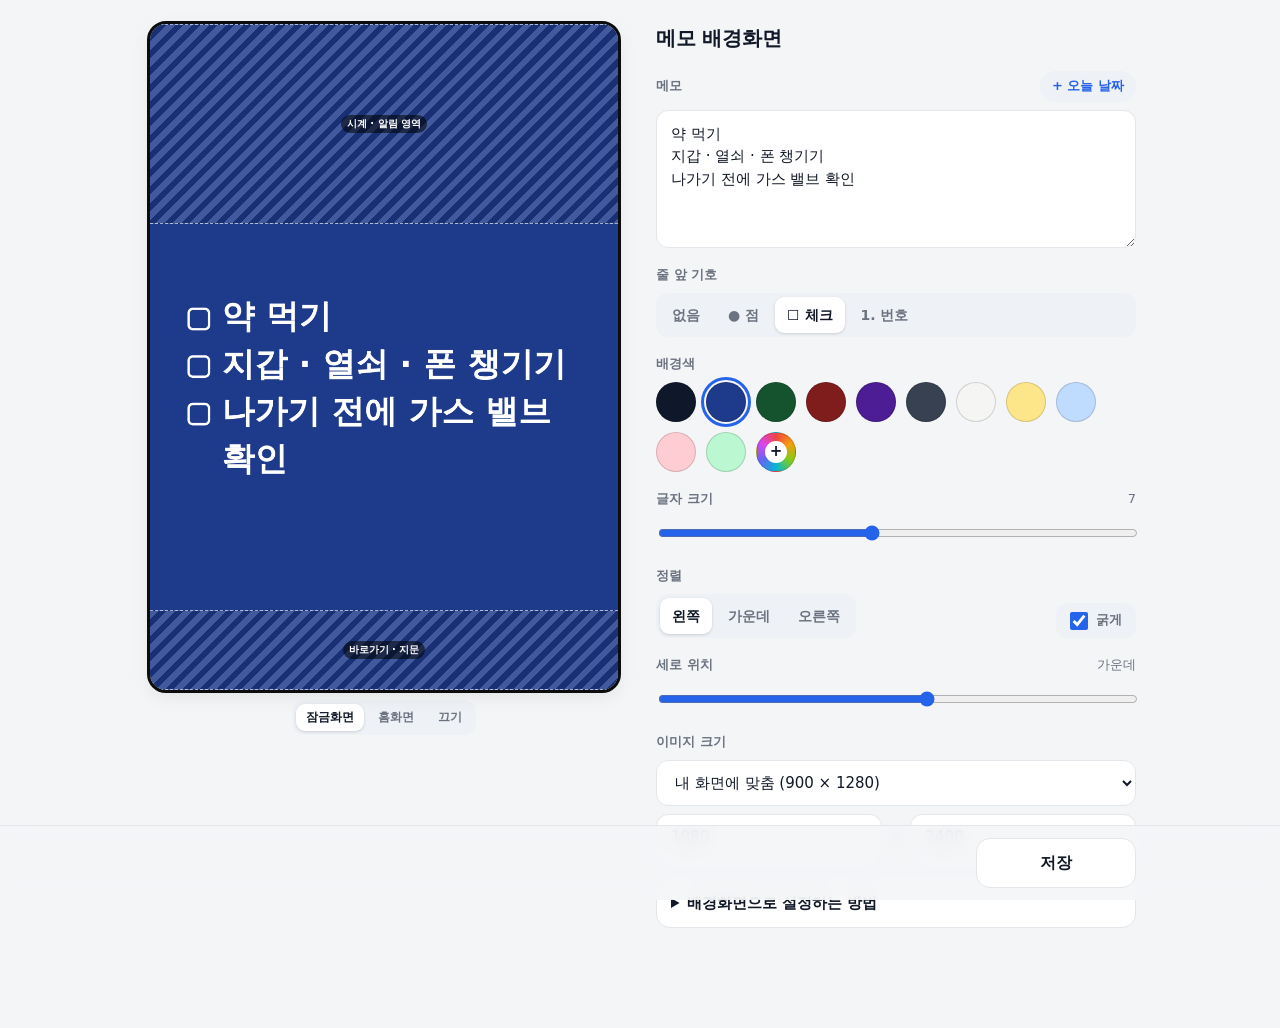
<file: index.html>
<!doctype html>
<html lang="ko">
<head>
  <meta charset="utf-8">
  <meta name="viewport" content="width=device-width, initial-scale=1, viewport-fit=cover">
  <meta name="theme-color" content="#1e3a8a">
  <meta name="description" content="단색 배경에 메모를 적어 배경화면 이미지로 만드는 앱">
  <title>메모 배경화면</title>
  <link rel="manifest" href="manifest.webmanifest">
  <link rel="icon" href="icons/icon.svg" type="image/svg+xml">
  <link rel="apple-touch-icon" href="icons/icon-192.png">
  <link rel="stylesheet" href="style.css">
</head>
<body>
  <main class="layout">
    <!-- 미리보기 -->
    <section class="preview-pane" aria-label="미리보기">
      <div class="phone" id="phone">
        <canvas id="canvas" aria-label="배경화면 미리보기"></canvas>
        <div class="zone" id="zoneTop" hidden><span id="zoneTopLabel"></span></div>
        <div class="zone" id="zoneBottom" hidden><span id="zoneBottomLabel"></span></div>
      </div>
      <div class="preview-meta">
        <div class="seg seg-sm" role="radiogroup" aria-label="가림 영역 표시">
          <label><input type="radio" name="guide" value="lock"><span>잠금화면</span></label>
          <label><input type="radio" name="guide" value="home"><span>홈화면</span></label>
          <label><input type="radio" name="guide" value="none"><span>끄기</span></label>
        </div>
        <p class="warn" id="overlapWarn" hidden></p>
      </div>
    </section>

    <!-- 설정 -->
    <section class="controls" aria-label="설정">
      <h1 class="title">메모 배경화면</h1>

      <div class="field">
        <div class="field-head">
          <label for="text">메모</label>
          <button type="button" class="chip-btn" id="insertDate">+ 오늘 날짜</button>
        </div>
        <textarea id="text" rows="5" placeholder="한 줄에 하나씩 적어보세요&#10;예) 약 먹기"></textarea>
      </div>

      <div class="field">
        <span class="label">줄 앞 기호</span>
        <div class="seg" role="radiogroup" aria-label="줄 앞 기호">
          <label><input type="radio" name="prefix" value="none"><span>없음</span></label>
          <label><input type="radio" name="prefix" value="dot"><span>● 점</span></label>
          <label><input type="radio" name="prefix" value="check"><span>☐ 체크</span></label>
          <label><input type="radio" name="prefix" value="num"><span>1. 번호</span></label>
        </div>
      </div>

      <div class="field">
        <span class="label">배경색</span>
        <div class="swatches" id="swatches">
          <label class="swatch swatch-custom" title="직접 고르기">
            <input type="color" id="customColor" aria-label="배경색 직접 고르기">
            <span aria-hidden="true">+</span>
          </label>
        </div>
      </div>

      <div class="field">
        <div class="field-head">
          <label for="size">글자 크기</label>
          <output id="sizeOut"></output>
        </div>
        <input type="range" id="size" min="3" max="12" step="0.5">
      </div>

      <div class="field row">
        <div>
          <span class="label">정렬</span>
          <div class="seg" role="radiogroup" aria-label="정렬">
            <label><input type="radio" name="align" value="left"><span>왼쪽</span></label>
            <label><input type="radio" name="align" value="center"><span>가운데</span></label>
            <label><input type="radio" name="align" value="right"><span>오른쪽</span></label>
          </div>
        </div>
        <label class="toggle">
          <input type="checkbox" id="bold">
          <span>굵게</span>
        </label>
      </div>

      <div class="field">
        <div class="field-head">
          <label for="pos">세로 위치</label>
          <output id="posOut"></output>
        </div>
        <input type="range" id="pos" min="10" max="90" step="1">
      </div>

      <div class="field">
        <label for="res" class="label">이미지 크기</label>
        <select id="res">
          <option value="auto" id="resAutoOpt">내 화면에 맞춤</option>
          <option value="1080x2400">1080 × 2400 (FHD+ 20:9)</option>
          <option value="1080x2340">1080 × 2340 (FHD+ 19.5:9)</option>
          <option value="1440x3200">1440 × 3200 (QHD+ 20:9)</option>
          <option value="1440x3120">1440 × 3120 (QHD+ 19.5:9)</option>
          <option value="720x1600">720 × 1600 (HD+)</option>
          <option value="custom">직접 입력</option>
        </select>
        <div class="custom-res" id="customRes" hidden>
          <input type="number" id="customW" min="320" max="4096" inputmode="numeric" aria-label="가로 픽셀">
          <span>×</span>
          <input type="number" id="customH" min="320" max="4096" inputmode="numeric" aria-label="세로 픽셀">
        </div>
      </div>

      <details class="help">
        <summary>배경화면으로 설정하는 방법</summary>
        <ol>
          <li><b>공유</b> 버튼을 누르고 <b>Google 포토</b>나 <b>갤러리</b>를 고르거나, <b>저장</b>을 눌러 이미지를 받아요.</li>
          <li>갤러리나 포토에서 그 이미지를 열고 <b>⋮ → 배경화면으로 설정</b>(또는 <b>다른 앱으로 열기 → 배경화면</b>)을 눌러요.</li>
          <li>잠금화면이나 홈화면을 고르면 끝이에요.</li>
        </ol>
      </details>
    </section>
  </main>

  <div class="action-bar">
    <button type="button" class="btn btn-secondary" id="saveBtn">저장</button>
    <button type="button" class="btn btn-primary" id="shareBtn" hidden>공유 · 배경화면 설정</button>
  </div>

  <div class="toast" id="toast" role="status" aria-live="polite"></div>

  <script src="app.js"></script>
</body>
</html>
</file>
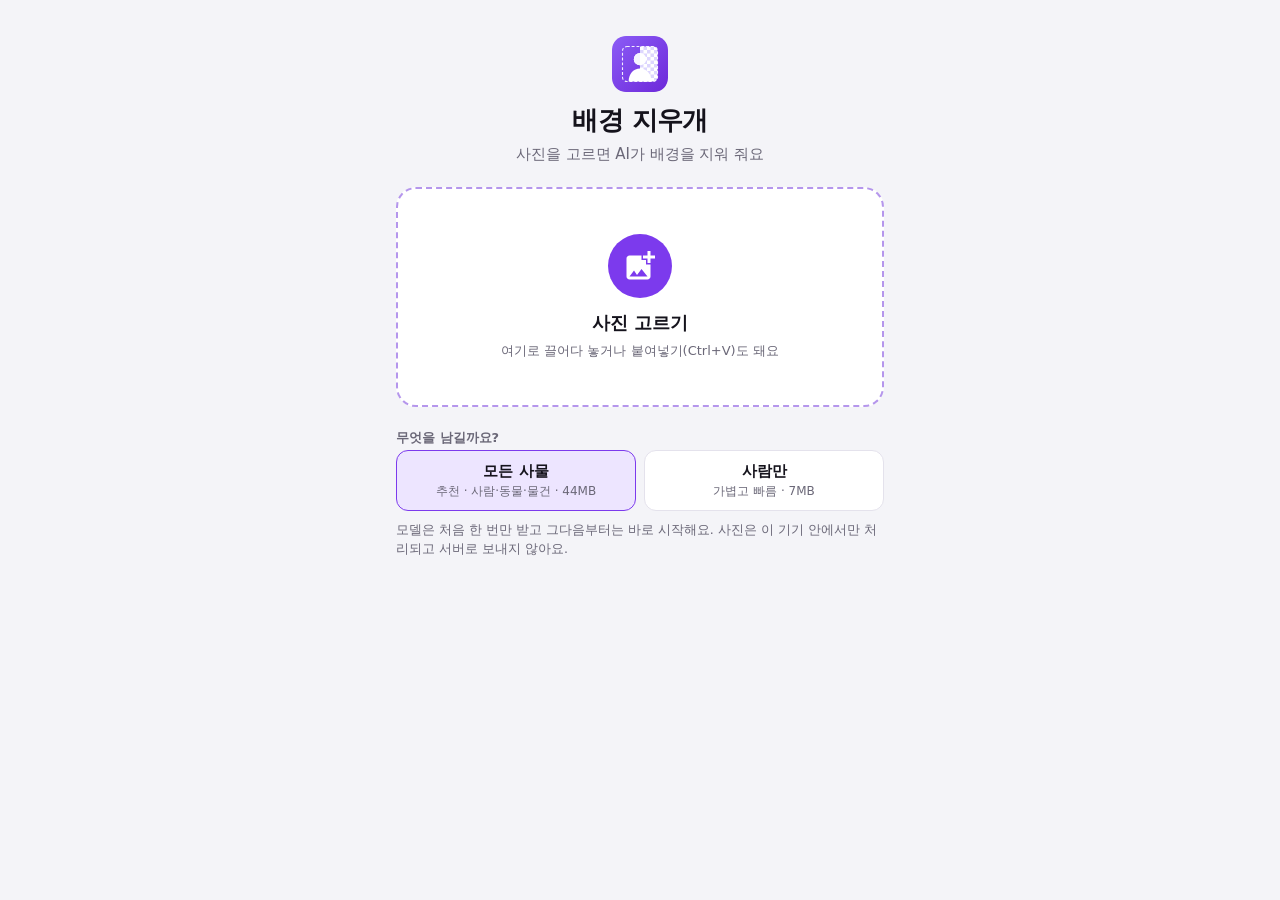
<file: bg-remover/index.html>
<!doctype html>
<html lang="ko">
<head>
  <meta charset="utf-8">
  <meta name="viewport" content="width=device-width, initial-scale=1, viewport-fit=cover">
  <meta name="theme-color" content="#7c3aed">
  <meta name="description" content="사진의 배경을 지워 투명 PNG로 저장하는 앱. 사진은 기기 밖으로 나가지 않아요.">
  <title>배경 지우개</title>
  <link rel="manifest" href="manifest.webmanifest">
  <link rel="icon" href="icons/icon.svg" type="image/svg+xml">
  <link rel="apple-touch-icon" href="icons/icon-192.png">
  <link rel="stylesheet" href="style.css">
</head>
<body>
  <main class="app" id="app" data-state="empty">
    <!-- ===== 시작 화면 ===== -->
    <section class="start" id="start">
      <div class="brand">
        <img src="icons/icon.svg" alt="" width="56" height="56">
        <h1>배경 지우개</h1>
        <p class="sub">사진을 고르면 AI가 배경을 지워 줘요</p>
      </div>

      <label class="drop" id="drop" for="file">
        <span class="drop-icon" aria-hidden="true">
          <svg viewBox="0 0 24 24" width="36" height="36"><path fill="currentColor" d="M19 7v2.99s-1.99.01-2 0V7h-3s.01-1.99 0-2h3V2h2v3h3v2h-3zm-3 4V8h-3V5H5c-1.1 0-2 .9-2 2v12c0 1.1.9 2 2 2h12c1.1 0 2-.9 2-2v-8h-3zM5 19l3-4 2 3 3-4 4 5H5z"/></svg>
        </span>
        <span class="drop-title">사진 고르기</span>
        <span class="drop-hint" id="dropHint">여기로 끌어다 놓거나 붙여넣기(Ctrl+V)도 돼요</span>
      </label>
      <input type="file" id="file" accept="image/*" hidden>

      <fieldset class="field">
        <legend class="label">무엇을 남길까요?</legend>
        <div class="seg" role="radiogroup" id="modelSeg">
          <label><input type="radio" name="model" value="general" checked><span><b>모든 사물</b><small>추천 · 사람·동물·물건 · 44MB</small></span></label>
          <label><input type="radio" name="model" value="portrait"><span><b>사람만</b><small>가볍고 빠름 · 7MB</small></span></label>
        </div>
        <p class="note">모델은 처음 한 번만 받고 그다음부터는 바로 시작해요. 사진은 이 기기 안에서만 처리되고 서버로 보내지 않아요.</p>
      </fieldset>
    </section>

    <!-- ===== 편집 화면 ===== -->
    <section class="editor" id="editor">
      <div class="stage-wrap">
        <div class="stage" id="stage" data-bg="transparent">
          <canvas id="view"></canvas>
          <div class="cursor" id="cursor" hidden></div>
          <div class="busy" id="busy" hidden>
            <div class="busy-card">
              <div class="spinner" aria-hidden="true"></div>
              <p id="busyText">배경을 찾는 중…</p>
              <div class="bar" id="bar" hidden><i id="barFill"></i></div>
              <p class="busy-sub" id="busySub"></p>
            </div>
          </div>
          <button class="peek" id="peek" type="button" title="누르고 있으면 원본을 보여줘요">원본</button>
          <button class="fit" id="fit" type="button" title="화면에 맞추기" hidden>맞추기</button>
        </div>
      </div>

      <div class="panel">
        <div class="field">
          <span class="label">인식 모델</span>
          <div class="seg compact" role="radiogroup" id="modelSeg2">
            <label><input type="radio" name="model2" value="general" checked><span><b>모든 사물</b></span></label>
            <label><input type="radio" name="model2" value="portrait"><span><b>사람만</b></span></label>
          </div>
        </div>

        <div class="field">
          <span class="label">손으로 다듬기</span>
          <div class="tools" role="radiogroup" id="tools">
            <label><input type="radio" name="tool" value="move" checked><span>✋ 이동</span></label>
            <label><input type="radio" name="tool" value="erase"><span>지우기</span></label>
            <label><input type="radio" name="tool" value="restore"><span>되살리기</span></label>
          </div>
          <div class="brush-row" id="brushRow">
            <label for="brush">붓 크기</label>
            <input type="range" id="brush" min="4" max="200" value="40">
            <output id="brushOut">40</output>
          </div>
          <div class="brush-row" id="softRow">
            <label for="soft">부드럽게</label>
            <input type="range" id="soft" min="0" max="100" value="50">
            <output id="softOut">50</output>
          </div>
          <div class="row-btns">
            <button type="button" class="btn ghost" id="undo" disabled>↶ 되돌리기</button>
            <button type="button" class="btn ghost" id="redo" disabled>↷ 다시</button>
            <button type="button" class="btn ghost" id="reset" disabled>처음 결과로</button>
          </div>
          <p class="note" id="touchHint">두 손가락으로 확대하거나 옮길 수 있어요.</p>
        </div>

        <div class="field">
          <span class="label">배경</span>
          <div class="swatches" id="bgSwatches">
            <button type="button" class="sw sw-clear" data-bg="transparent" aria-pressed="true" title="투명"></button>
            <button type="button" class="sw" data-bg="#ffffff" style="--c:#ffffff" title="흰색"></button>
            <button type="button" class="sw" data-bg="#000000" style="--c:#000000" title="검정"></button>
            <button type="button" class="sw" data-bg="#f3e8d6" style="--c:#f3e8d6" title="베이지"></button>
            <button type="button" class="sw" data-bg="#2563eb" style="--c:#2563eb" title="파랑"></button>
            <button type="button" class="sw" data-bg="#ef4444" style="--c:#ef4444" title="빨강"></button>
            <label class="sw sw-pick" title="색 고르기"><input type="color" id="bgColor" value="#a7f3d0"></label>
            <button type="button" class="sw sw-text" data-bg="blur" title="원본 흐리게">흐림</button>
            <label class="sw sw-text" title="다른 사진을 배경으로">사진<input type="file" id="bgFile" accept="image/*" hidden></label>
          </div>
        </div>

        <div class="field">
          <span class="label">저장 설정</span>
          <label class="check"><input type="checkbox" id="trim"> 피사체에 딱 맞게 자르기</label>
          <label class="check"><input type="checkbox" id="shadow"> 그림자 넣기</label>
        </div>

        <p class="note" id="info"></p>
      </div>
    </section>
  </main>

  <nav class="bottombar" id="bottombar">
    <button type="button" class="btn ghost" id="again">새 사진</button>
    <button type="button" class="btn ghost" id="share" hidden>공유</button>
    <button type="button" class="btn primary" id="save" disabled>저장</button>
  </nav>

  <div class="toast" id="toast" role="status" aria-live="polite"></div>

  <script src="app.js" type="module"></script>
</body>
</html>
</file>
<file: style.css>
:root {
  color-scheme: light dark;
  --bg: #f4f5f7;
  --surface: #ffffff;
  --text: #111827;
  --muted: #6b7280;
  --border: #e3e6eb;
  --chip: #eef1f5;
  --accent: #2563eb;
  --accent-text: #ffffff;
  --warn: #b45309;
  --shadow: 0 1px 2px rgba(0, 0, 0, .06), 0 6px 20px rgba(0, 0, 0, .08);
  --radius: 14px;
  --bar-h: 76px;
}

@media (prefers-color-scheme: dark) {
  :root {
    --bg: #0b0f17;
    --surface: #151b26;
    --text: #e6e8ec;
    --muted: #9aa3b2;
    --border: #273142;
    --chip: #1d2533;
    --accent: #3b82f6;
    --warn: #f59e0b;
    --shadow: 0 1px 2px rgba(0, 0, 0, .4), 0 6px 20px rgba(0, 0, 0, .35);
  }
}

* { box-sizing: border-box; }

html, body { margin: 0; }

body {
  background: var(--bg);
  color: var(--text);
  font-family: "Pretendard", "Noto Sans KR", "Noto Sans CJK KR", system-ui, -apple-system,
    "Apple SD Gothic Neo", "Malgun Gothic", sans-serif;
  font-size: 15px;
  line-height: 1.45;
  -webkit-tap-highlight-color: transparent;
}

/* ---------- 레이아웃 ---------- */
.layout {
  max-width: 1040px;
  margin: 0 auto;
  padding-bottom: calc(var(--bar-h) + env(safe-area-inset-bottom) + 16px);
}

.preview-pane {
  position: sticky;
  top: 0;
  z-index: 5;
  display: flex;
  flex-direction: column;
  align-items: center;
  gap: 10px;
  padding: 12px 16px 10px;
  background: var(--bg);
  border-bottom: 1px solid var(--border);
}

.phone {
  --ar: 9 / 20;
  position: relative;
  height: 38vh;
  height: 38svh;
  aspect-ratio: var(--ar);
  border-radius: 16px;
  overflow: hidden;
  box-shadow: var(--shadow);
  outline: 3px solid #0d0d0d;
  outline-offset: 0;
}

.phone canvas {
  display: block;
  width: 100%;
  height: 100%;
}

.zone {
  position: absolute;
  left: 0;
  right: 0;
  display: flex;
  align-items: center;
  justify-content: center;
  pointer-events: none;
  background: repeating-linear-gradient(135deg,
      rgba(255, 255, 255, .16) 0 6px,
      rgba(0, 0, 0, .16) 6px 12px);
  border-block: 1px dashed rgba(255, 255, 255, .6);
}

.zone span {
  font-size: 10px;
  font-weight: 600;
  padding: 2px 6px;
  border-radius: 999px;
  background: rgba(0, 0, 0, .55);
  color: #fff;
}

.preview-meta {
  display: flex;
  flex-direction: column;
  align-items: center;
  gap: 6px;
}

.warn {
  margin: 0;
  font-size: 13px;
  color: var(--warn);
  text-align: center;
}

.controls {
  display: flex;
  flex-direction: column;
  gap: 18px;
  padding: 18px 16px 8px;
}

.title {
  margin: 0;
  font-size: 20px;
  font-weight: 800;
  letter-spacing: -0.01em;
}

@media (min-width: 860px) {
  .layout {
    display: grid;
    grid-template-columns: minmax(0, 1fr) minmax(0, 1fr);
    gap: 32px;
    padding: 24px 24px calc(var(--bar-h) + 24px);
  }
  .preview-pane {
    top: 24px;
    align-self: start;
    border: 0;
    padding: 0;
  }
  .phone { height: 74vh; }
  .controls { padding: 0; }
}

/* ---------- 입력 ---------- */
.field { display: flex; flex-direction: column; gap: 8px; }
.field.row { flex-direction: row; align-items: flex-end; justify-content: space-between; gap: 12px; flex-wrap: wrap; }
.field-head { display: flex; align-items: center; justify-content: space-between; }

.label, .field-head label, .field > label {
  font-size: 13px;
  font-weight: 700;
  color: var(--muted);
}

.field.row .label { display: block; margin-bottom: 8px; }

output { font-size: 13px; color: var(--muted); font-variant-numeric: tabular-nums; }

textarea, select, input[type="number"] {
  width: 100%;
  font: inherit;
  color: var(--text);
  background: var(--surface);
  border: 1px solid var(--border);
  border-radius: 12px;
  padding: 12px 14px;
}

textarea { resize: vertical; min-height: 120px; line-height: 1.5; }

textarea:focus, select:focus, input[type="number"]:focus {
  outline: 2px solid var(--accent);
  outline-offset: -1px;
  border-color: transparent;
}

input[type="range"] { width: 100%; accent-color: var(--accent); height: 28px; }

.custom-res { display: flex; align-items: center; gap: 8px; }
.custom-res input { flex: 1; min-width: 0; }

.chip-btn {
  font: inherit;
  font-size: 13px;
  font-weight: 600;
  color: var(--accent);
  background: var(--chip);
  border: 0;
  border-radius: 999px;
  padding: 6px 12px;
  cursor: pointer;
}

/* 세그먼트 버튼 */
.seg {
  display: inline-flex;
  flex-wrap: wrap;
  gap: 4px;
  padding: 4px;
  background: var(--chip);
  border-radius: 12px;
}
.seg label { position: relative; cursor: pointer; }
.seg input {
  position: absolute;
  opacity: 0;
  inset: 0;
  margin: 0;
  cursor: pointer;
}
.seg span {
  display: block;
  padding: 8px 12px;
  border-radius: 9px;
  font-size: 14px;
  font-weight: 600;
  color: var(--muted);
  white-space: nowrap;
}
.seg input:checked + span {
  background: var(--surface);
  color: var(--text);
  box-shadow: 0 1px 3px rgba(0, 0, 0, .15);
}
.seg input:focus-visible + span { outline: 2px solid var(--accent); }
.seg-sm span { padding: 5px 10px; font-size: 12px; }

/* 굵게 토글 */
.toggle {
  display: inline-flex;
  align-items: center;
  gap: 8px;
  padding: 8px 14px;
  border-radius: 12px;
  background: var(--chip);
  font-weight: 700;
  cursor: pointer;
}
.toggle input { width: 18px; height: 18px; accent-color: var(--accent); margin: 0; }

/* 색상 */
.swatches { display: flex; flex-wrap: wrap; gap: 10px; }
.swatch {
  position: relative;
  width: 40px;
  height: 40px;
  border-radius: 50%;
  border: 1px solid rgba(0, 0, 0, .15);
  cursor: pointer;
  padding: 0;
}
.swatch[aria-pressed="true"] {
  outline: 3px solid var(--accent);
  outline-offset: 2px;
}
.swatch:focus-visible { outline: 3px solid var(--accent); outline-offset: 2px; }
.swatch-custom {
  display: flex;
  align-items: center;
  justify-content: center;
  background: conic-gradient(#ef4444, #f59e0b, #84cc16, #06b6d4, #6366f1, #d946ef, #ef4444);
  overflow: hidden;
}
.swatch-custom span {
  width: 22px; height: 22px;
  display: flex; align-items: center; justify-content: center;
  border-radius: 50%;
  background: var(--surface);
  color: var(--text);
  font-weight: 800;
  pointer-events: none;
}
.swatch-custom input {
  position: absolute;
  inset: 0;
  width: 100%;
  height: 100%;
  opacity: 0;
  cursor: pointer;
  border: 0;
  padding: 0;
}
.swatch-custom.active { outline: 3px solid var(--accent); outline-offset: 2px; }

/* 도움말 */
.help {
  background: var(--surface);
  border: 1px solid var(--border);
  border-radius: var(--radius);
  padding: 12px 14px;
}
.help summary { font-weight: 700; cursor: pointer; }
.help ol { margin: 10px 0 2px; padding-left: 20px; color: var(--muted); }
.help li + li { margin-top: 6px; }
.help b { color: var(--text); }

/* ---------- 하단 버튼 ---------- */
.action-bar {
  position: fixed;
  left: 0;
  right: 0;
  bottom: 0;
  z-index: 10;
  display: flex;
  gap: 10px;
  padding: 12px 16px calc(12px + env(safe-area-inset-bottom));
  background: color-mix(in srgb, var(--bg) 88%, transparent);
  backdrop-filter: blur(10px);
  border-top: 1px solid var(--border);
}
@media (min-width: 860px) {
  .action-bar { justify-content: flex-end; padding-inline: max(24px, calc((100vw - 1040px) / 2 + 24px)); }
  .action-bar .btn { flex: 0 0 auto; min-width: 160px; }
}

.btn {
  flex: 1;
  font: inherit;
  font-size: 16px;
  font-weight: 700;
  height: 50px;
  border-radius: 14px;
  border: 0;
  cursor: pointer;
  padding: 0 18px;
}
.btn:active { transform: translateY(1px); }
.btn:disabled { opacity: .6; cursor: progress; }
.btn-primary { background: var(--accent); color: var(--accent-text); flex: 1.6; }
.btn-secondary { background: var(--surface); color: var(--text); border: 1px solid var(--border); }
.btn:focus-visible { outline: 3px solid var(--accent); outline-offset: 2px; }

/* ---------- 토스트 ---------- */
.toast {
  position: fixed;
  left: 50%;
  bottom: calc(var(--bar-h) + env(safe-area-inset-bottom) + 12px);
  transform: translate(-50%, 8px);
  max-width: calc(100vw - 32px);
  padding: 10px 16px;
  border-radius: 12px;
  background: #111827;
  color: #fff;
  font-size: 14px;
  opacity: 0;
  pointer-events: none;
  transition: opacity .2s, transform .2s;
  z-index: 20;
}
.toast.show { opacity: 1; transform: translate(-50%, 0); }
</file>
<file: bg-remover/style.css>
:root {
  color-scheme: light dark;
  --bg: #f4f4f8;
  --surface: #ffffff;
  --text: #15131c;
  --muted: #6b6878;
  --border: #e4e2ec;
  --chip: #efedf5;
  --accent: #7c3aed;
  --accent-soft: #ede5ff;
  --accent-text: #ffffff;
  --danger: #dc2626;
  --check-a: #ffffff;
  --check-b: #e6e4ee;
  --stage: #e9e7f0;
  --shadow: 0 1px 2px rgba(0, 0, 0, .06), 0 6px 20px rgba(0, 0, 0, .08);
  --radius: 14px;
  --bar-h: 72px;
}

@media (prefers-color-scheme: dark) {
  :root {
    --bg: #0d0c12;
    --surface: #17151f;
    --text: #ebe9f2;
    --muted: #9f9bb0;
    --border: #2a2737;
    --chip: #211e2c;
    --accent: #8b5cf6;
    --accent-soft: #2a2140;
    --danger: #f87171;
    --check-a: #3a3746;
    --check-b: #2c2937;
    --stage: #121019;
    --shadow: 0 1px 2px rgba(0, 0, 0, .4), 0 6px 20px rgba(0, 0, 0, .35);
  }
}

* { box-sizing: border-box; }
[hidden] { display: none !important; }
html, body { margin: 0; }

body {
  background: var(--bg);
  color: var(--text);
  font-family: "Pretendard", "Noto Sans KR", "Noto Sans CJK KR", system-ui, -apple-system,
    "Apple SD Gothic Neo", "Malgun Gothic", sans-serif;
  font-size: 15px;
  line-height: 1.45;
  -webkit-tap-highlight-color: transparent;
}

button, input { font: inherit; color: inherit; }

/* ---------- 화면 전환 ---------- */
.app[data-state="empty"] .editor,
.app[data-state="empty"] ~ .bottombar { display: none; }
.app[data-state="editor"] .start { display: none; }

/* ---------- 시작 화면 ---------- */
.start {
  max-width: 520px;
  margin: 0 auto;
  padding: max(28px, env(safe-area-inset-top)) 16px 32px;
  display: flex;
  flex-direction: column;
  gap: 22px;
}

.brand { text-align: center; }
.brand img { display: block; margin: 8px auto 10px; border-radius: 14px; }
.brand h1 { margin: 0; font-size: 26px; font-weight: 800; letter-spacing: -0.02em; }
.sub { margin: 4px 0 0; color: var(--muted); }

.drop {
  display: flex;
  flex-direction: column;
  align-items: center;
  justify-content: center;
  gap: 6px;
  min-height: 220px;
  padding: 24px 16px;
  border: 2px dashed color-mix(in srgb, var(--accent) 45%, var(--border));
  border-radius: 20px;
  background: var(--surface);
  cursor: pointer;
  text-align: center;
  transition: background .15s, border-color .15s, transform .15s;
}
.drop:hover, .drop.over { background: var(--accent-soft); border-color: var(--accent); }
.drop.over { transform: scale(1.01); }
.drop:focus-within { outline: 2px solid var(--accent); outline-offset: 2px; }
.drop-icon {
  display: grid; place-items: center;
  width: 64px; height: 64px; border-radius: 50%;
  background: var(--accent); color: var(--accent-text);
  margin-bottom: 6px;
}
.drop-title { font-size: 18px; font-weight: 800; }
.drop-hint { font-size: 13px; color: var(--muted); }

fieldset.field { border: 0; margin: 0; padding: 0; min-width: 0; }

.field { display: flex; flex-direction: column; gap: 10px; }
.label, legend.label {
  font-size: 13px;
  font-weight: 700;
  color: var(--muted);
  padding: 0;
  margin-bottom: 2px;
}
.note { margin: 0; font-size: 12.5px; color: var(--muted); }

/* 둘 중 하나 고르기 */
.seg { display: grid; grid-template-columns: 1fr 1fr; gap: 8px; }
.seg label { position: relative; }
.seg input { position: absolute; opacity: 0; inset: 0; margin: 0; }
.seg span {
  display: flex; flex-direction: column; align-items: center; justify-content: center;
  min-height: 60px; padding: 10px;
  border: 1.5px solid var(--border); border-radius: 12px;
  background: var(--surface); cursor: pointer; text-align: center;
}
.seg small { color: var(--muted); font-size: 12px; }
.seg input:checked + span { border-color: var(--accent); background: var(--accent-soft); }
.seg input:focus-visible + span { outline: 2px solid var(--accent); outline-offset: 2px; }
.seg input:disabled + span { opacity: .5; cursor: default; }
.seg.compact span { min-height: 42px; padding: 6px; }

/* ---------- 편집 화면 ---------- */
.editor {
  max-width: 1280px;
  margin: 0 auto;
  padding-bottom: calc(var(--bar-h) + env(safe-area-inset-bottom) + 12px);
}

.stage-wrap {
  position: sticky;
  top: 0;
  z-index: 5;
  background: var(--bg);
  padding: max(10px, env(safe-area-inset-top)) 10px 10px;
}

.stage {
  position: relative;
  height: 52vh;
  height: 52svh;
  border-radius: 16px;
  overflow: hidden;
  background: var(--stage);
  touch-action: none;
  user-select: none;
  -webkit-user-select: none;
}
.stage canvas { display: block; width: 100%; height: 100%; cursor: grab; }
.stage[data-tool="erase"] canvas, .stage[data-tool="restore"] canvas { cursor: none; }

.cursor {
  position: absolute; left: 0; top: 0;
  border-radius: 50%;
  pointer-events: none;
  border: 1.5px solid #fff;
  box-shadow: 0 0 0 1px rgba(0, 0, 0, .6), inset 0 0 0 1px rgba(0, 0, 0, .35);
}
.cursor[data-mode="erase"] { background: rgba(239, 68, 68, .18); }
.cursor[data-mode="restore"] { background: rgba(34, 197, 94, .18); }

.peek, .fit {
  position: absolute;
  bottom: 10px;
  padding: 8px 14px;
  border: 0;
  border-radius: 999px;
  background: rgba(20, 18, 28, .72);
  color: #fff;
  font-size: 13px;
  font-weight: 700;
  box-shadow: 0 0 0 1px rgba(255, 255, 255, .22);
  backdrop-filter: blur(6px);
  -webkit-backdrop-filter: blur(6px);
  cursor: pointer;
  touch-action: none;
  user-select: none;
  -webkit-user-select: none;
  -webkit-touch-callout: none;
}
.peek { right: 10px; }
.fit { left: 10px; }
.peek.on { background: var(--accent); }

.busy {
  position: absolute; inset: 0;
  display: grid; place-items: center;
  background: rgba(10, 8, 16, .35);
  backdrop-filter: blur(2px);
  -webkit-backdrop-filter: blur(2px);
}
.busy-card {
  display: flex; flex-direction: column; align-items: center; gap: 8px;
  width: min(300px, calc(100% - 32px));
  padding: 18px 16px;
  border-radius: 16px;
  background: var(--surface);
  box-shadow: var(--shadow);
  text-align: center;
}
.busy-card p { margin: 0; font-weight: 700; }
.busy-card .busy-sub { font-weight: 400; font-size: 12.5px; color: var(--muted); min-height: 1em; }
.spinner {
  width: 30px; height: 30px; border-radius: 50%;
  border: 3px solid var(--accent-soft);
  border-top-color: var(--accent);
  animation: spin .8s linear infinite;
}
@keyframes spin { to { transform: rotate(360deg); } }
@media (prefers-reduced-motion: reduce) { .spinner { animation-duration: 2.4s; } }
.bar { width: 100%; height: 6px; border-radius: 99px; background: var(--chip); overflow: hidden; }
.bar i { display: block; height: 100%; width: 0; background: var(--accent); transition: width .2s; }

.panel {
  display: flex;
  flex-direction: column;
  gap: 20px;
  padding: 8px 16px 8px;
}

.tools { display: grid; grid-template-columns: repeat(3, 1fr); gap: 6px; }
.tools label { position: relative; }
.tools input { position: absolute; opacity: 0; inset: 0; margin: 0; }
.tools span {
  display: flex; align-items: center; justify-content: center;
  height: 44px; border-radius: 12px;
  background: var(--chip); font-weight: 700; cursor: pointer;
  border: 1.5px solid transparent;
}
.tools input:checked + span { background: var(--accent-soft); border-color: var(--accent); color: var(--accent); }
@media (prefers-color-scheme: dark) { .tools input:checked + span { color: var(--text); } }
.tools input:focus-visible + span { outline: 2px solid var(--accent); outline-offset: 2px; }
.tools input[value="erase"] + span::before { content: ""; width: 10px; height: 10px; border-radius: 50%; background: #ef4444; margin-right: 6px; }
.tools input[value="restore"] + span::before { content: ""; width: 10px; height: 10px; border-radius: 50%; background: #22c55e; margin-right: 6px; }

.brush-row { display: grid; grid-template-columns: 64px 1fr 34px; align-items: center; gap: 10px; font-size: 13.5px; }
.brush-row output { font-size: 13px; color: var(--muted); text-align: right; font-variant-numeric: tabular-nums; }
.brush-row.dim { opacity: .45; }
input[type="range"] { width: 100%; accent-color: var(--accent); height: 28px; margin: 0; }

.row-btns { display: flex; gap: 6px; flex-wrap: wrap; }
.row-btns .btn { flex: 1; min-width: 0; height: 40px; font-size: 13.5px; padding: 0 8px; }

.swatches { display: flex; flex-wrap: wrap; gap: 8px; }
.sw {
  --c: transparent;
  position: relative;
  width: 44px; height: 44px;
  border-radius: 12px;
  border: 1.5px solid var(--border);
  background: var(--c);
  cursor: pointer;
  padding: 0;
  display: grid; place-items: center;
  font-size: 12.5px; font-weight: 700;
}
.sw[aria-pressed="true"] { outline: 2.5px solid var(--accent); outline-offset: 2px; }
.sw-clear {
  background-color: #fff;
  background-image: conic-gradient(#d8d6e0 25%, #fff 0 50%, #d8d6e0 0 75%, #fff 0);
  background-size: 14px 14px;
}
.sw-pick { background: conic-gradient(#ef4444, #f59e0b, #eab308, #22c55e, #06b6d4, #3b82f6, #8b5cf6, #ec4899, #ef4444); }
.sw-pick input { position: absolute; inset: 0; width: 100%; height: 100%; opacity: 0; cursor: pointer; border: 0; padding: 0; }
.sw-text { width: auto; min-width: 52px; padding: 0 10px; background: var(--chip); }

.check { display: flex; align-items: center; gap: 10px; min-height: 36px; cursor: pointer; }
.check input { width: 20px; height: 20px; accent-color: var(--accent); margin: 0; }

/* ---------- 버튼 ---------- */
.btn {
  display: inline-flex; align-items: center; justify-content: center;
  height: 48px; padding: 0 18px;
  border-radius: 12px; border: 0;
  font-weight: 700; cursor: pointer;
}
.btn:disabled { opacity: .45; cursor: default; }
.btn.primary { background: var(--accent); color: var(--accent-text); }
.btn.ghost { background: var(--chip); }
.btn:focus-visible { outline: 2px solid var(--accent); outline-offset: 2px; }

.bottombar {
  position: fixed;
  left: 0; right: 0; bottom: 0;
  z-index: 10;
  display: flex;
  gap: 8px;
  padding: 12px 16px calc(12px + env(safe-area-inset-bottom));
  background: color-mix(in srgb, var(--bg) 88%, transparent);
  backdrop-filter: blur(10px);
  -webkit-backdrop-filter: blur(10px);
  border-top: 1px solid var(--border);
}
.bottombar .btn { flex: 1; }
.bottombar .btn.primary { flex: 1.6; }

.toast {
  position: fixed;
  left: 50%;
  bottom: calc(var(--bar-h) + env(safe-area-inset-bottom) + 14px);
  transform: translate(-50%, 12px);
  max-width: calc(100% - 32px);
  padding: 10px 16px;
  border-radius: 12px;
  background: #1f1b2b;
  color: #fff;
  font-size: 14px;
  box-shadow: var(--shadow);
  opacity: 0;
  pointer-events: none;
  transition: opacity .2s, transform .2s;
  z-index: 20;
}
.toast.show { opacity: 1; transform: translate(-50%, 0); }

/* ---------- 넓은 화면: 왼쪽 사진, 오른쪽 도구 ---------- */
@media (min-width: 900px) {
  .editor {
    display: grid;
    grid-template-columns: minmax(0, 1fr) 340px;
    gap: 24px;
    padding: 20px 24px calc(var(--bar-h) + 24px);
  }
  .stage-wrap { padding: 0; top: 20px; align-self: start; }
  .stage { height: calc(100vh - var(--bar-h) - 48px); height: calc(100svh - var(--bar-h) - 48px); }
  .panel { padding: 0; }
  .bottombar { justify-content: flex-end; }
  .bottombar .btn, .bottombar .btn.primary { flex: 0 0 auto; min-width: 120px; }
}
</file>
